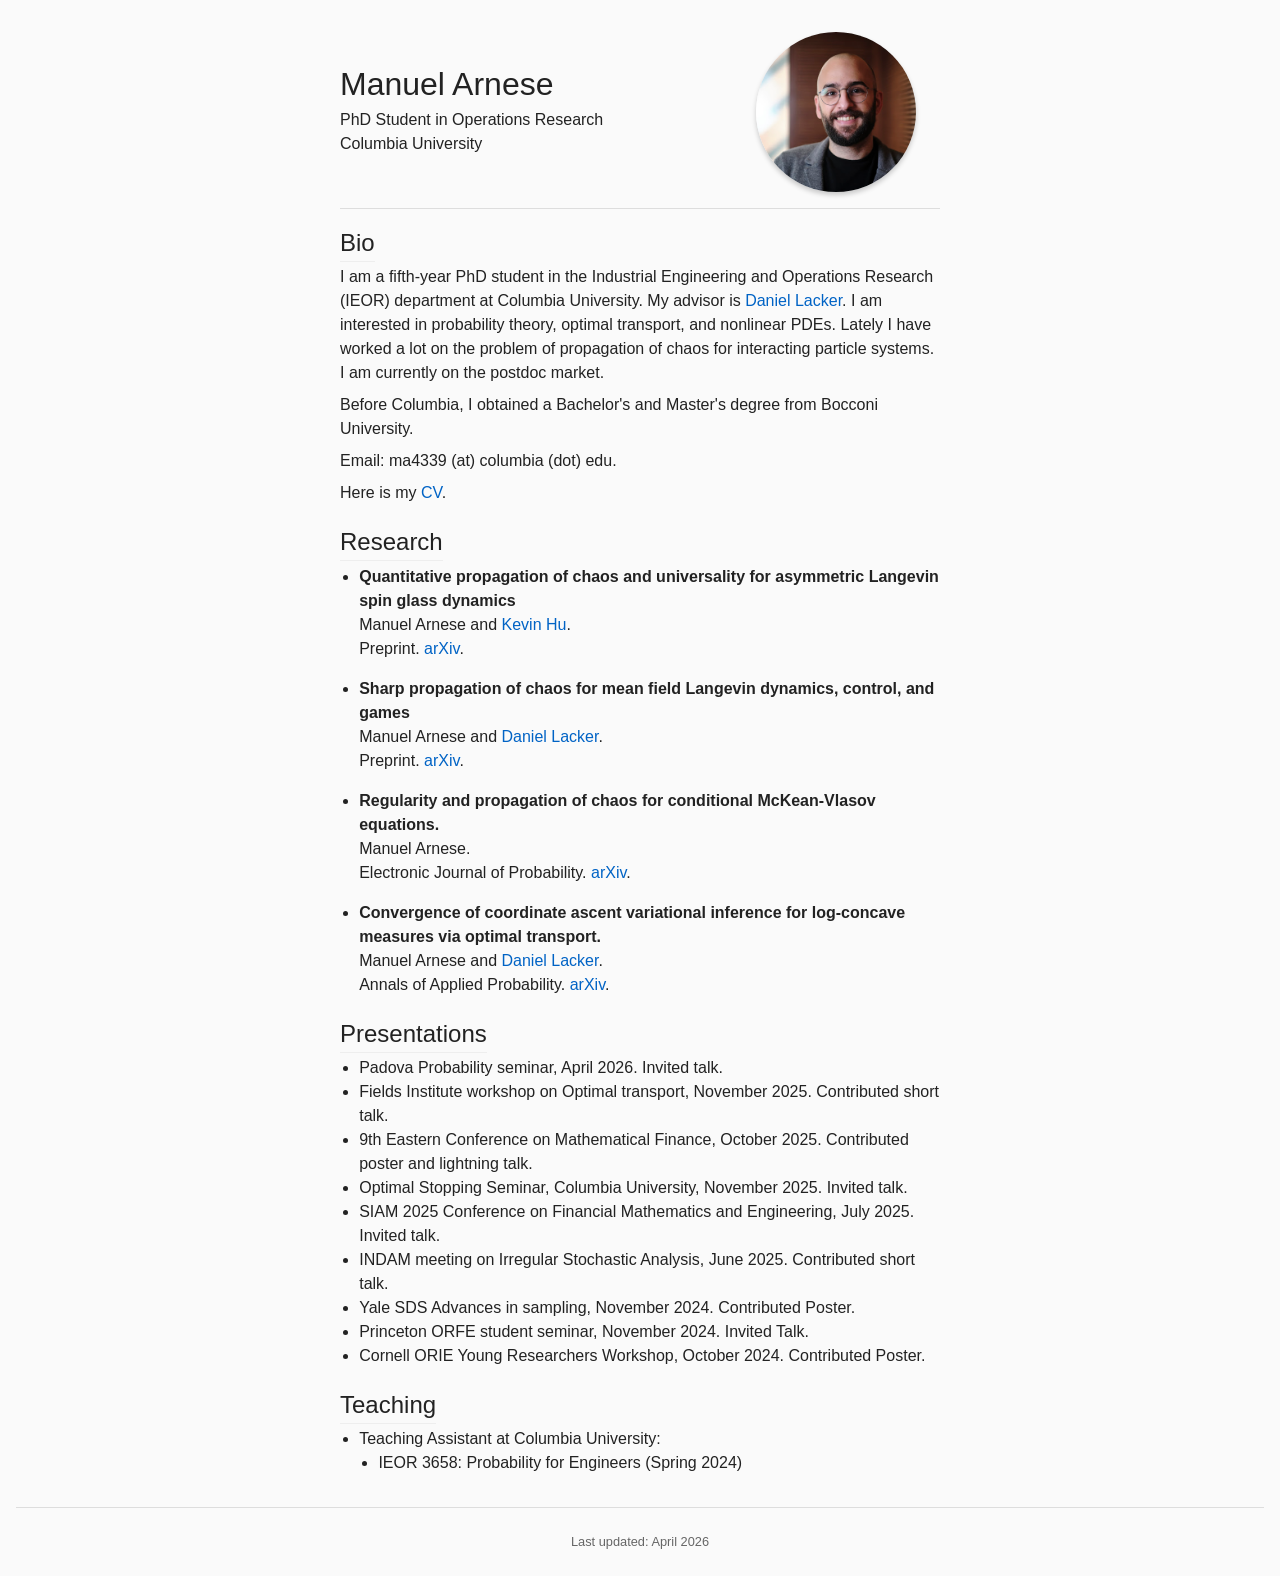
<file: index.html>
<!DOCTYPE html>
<html lang="en">
<head>
  <meta charset="utf-8">
  <title>Manuel Arnese</title>
  <meta name="viewport" content="width=device-width, initial-scale=1">
  <link rel="stylesheet" href="style.css">
  <link rel="icon" href="data:,">
</head>

<body>
  <header>
    <div class="intro">
      <h1>Manuel Arnese</h1>
      <p class="desc">
        PhD Student in Operations Research
        <br>
        Columbia University
      </p>
    </div>
    <img class="avatar" src="Photos/pic.jpg" alt="Portrait of Manuel Arnese">
  </header>

  <main>
    <section id="bio">
      <h2>Bio</h2>
      <p>
        I am a fifth-year PhD student in the Industrial Engineering and Operations Research (IEOR) department at
        Columbia University. My advisor is <a href="https://www.columbia.edu/~dl3133/">Daniel Lacker</a>. I am interested in probability theory, optimal transport, and nonlinear PDEs. Lately I have worked a lot on the problem of propagation of chaos for interacting particle systems. I am currently on the postdoc market.
      </p>
      <p>
        Before Columbia, I obtained a Bachelor's and Master's degree from Bocconi University.
      </p>
      <p>
        Email: ma4339 (at) columbia (dot) edu.
      </p>
      <p>
        Here is my <a href="cv.pdf">CV</a>.
      </p>
    </section>

    <section id="pubs">
      <h2>Research</h2>
      <ul class="pub-list">
        <li>
          <span class="pub-title">Quantitative propagation of chaos and universality for asymmetric Langevin spin glass dynamics</span><br>
          <span class="pub-authors">Manuel Arnese and <a href="https://kevin-hu-math.github.io/">Kevin Hu</a>.</span><br>
          <span class="pub-venue">Preprint.</span>
          <a href="https://arxiv.org/abs/2604.05234">arXiv</a>.
        </li>

        <li>
          <span class="pub-title">Sharp propagation of chaos for mean field Langevin dynamics, control, and games</span><br>
          <span class="pub-authors">Manuel Arnese and <a href="https://www.columbia.edu/~dl3133/">Daniel Lacker</a>.</span><br>
          <span class="pub-venue">Preprint.</span>
          <a href="https://arxiv.org/abs/2603.10988">arXiv</a>.
        </li>

        <li>
          <span class="pub-title">Regularity and propagation of chaos for conditional McKean-Vlasov equations.</span><br>
          <span class="pub-authors">Manuel Arnese.</span><br>
          <span class="pub-venue">Electronic Journal of Probability.</span>
          <a href="https://arxiv.org/abs/2507.22222">arXiv</a>.
        </li>

        <li>
          <span class="pub-title">Convergence of coordinate ascent variational inference for log-concave measures via optimal transport.</span><br>
          <span class="pub-authors">Manuel Arnese and <a href="https://www.columbia.edu/~dl3133/">Daniel Lacker</a>.</span><br>
          <span class="pub-venue">Annals of Applied Probability.</span>
          <a href="https://arxiv.org/abs/2404.08792">arXiv</a>.
        </li>
      </ul>
    </section>

    <section id="presentations">
      <h2>Presentations</h2>
      <ul>
        <li>Padova Probability seminar, April 2026. Invited talk.</li>
        <li>Fields Institute workshop on Optimal transport, November 2025. Contributed short talk.</li>
        <li>9th Eastern Conference on Mathematical Finance, October 2025. Contributed poster and lightning talk.</li>
        <li>Optimal Stopping Seminar, Columbia University, November 2025. Invited talk.</li>
        <li>SIAM 2025 Conference on Financial Mathematics and Engineering, July 2025. Invited talk.</li>
        <li>INDAM meeting on Irregular Stochastic Analysis, June 2025. Contributed short talk.</li>
        <li>Yale SDS Advances in sampling, November 2024. Contributed Poster.</li>
        <li>Princeton ORFE student seminar, November 2024. Invited Talk.</li>
        <li>Cornell ORIE Young Researchers Workshop, October 2024. Contributed Poster.</li>
      </ul>
    </section>

    <section id="teaching">
      <h2>Teaching</h2>
      <ul>
        <li>
          Teaching Assistant at Columbia University:
          <ul>
            <li>IEOR 3658: Probability for Engineers (Spring 2024)</li>
          </ul>
        </li>
      </ul>
    </section>
  </main>

  <footer>
    Last updated: April 2026
  </footer>
</body>
</html>
</file>
<file: style.css>
/* Basic reset */
* {
    margin: 0;
    padding: 0;
    box-sizing: border-box;
    font-family: 'Merriweather',-apple-system, BlinkMacSystemFont, "Segoe UI", Roboto, Helvetica, Arial, sans-serif;
}

body {
    line-height: 1.5;
    color: #222;
    background: #fafafa;
    padding: 0 1rem;
}

p{
  margin:0 0 0.5em;   /* top right bottom left */
}

a {
    color: #0063c5;
    text-decoration: none;
}

a:hover {
    text-decoration: underline;
}

h1,
h2 {
    font-weight: 500;
}

h2 {
    margin-top: 0rem;
    margin-bottom: 0.2rem;
    border-bottom: 1px solid #eee;
    display: inline-block;
    padding-bottom: 0rem;
}

ul {
    list-style-type: disc;
    margin-left: 1.2rem;
}

header{
  /* give the header the same fixed width as <main> */
  max-width:600px;        /* ← same number used by <main> */
  margin:0 auto 1rem;     /* center the whole header block */

  display:flex;
  flex-wrap:wrap;
  align-items:center;

  /* push the text block hard left and the photo hard right */
  justify-content:space-between;

  /* left-align the text inside the <div class="intro"> */
  text-align:left;

  padding:2rem 0 1rem 0;
  border-bottom:1px solid #ddd;
}

.avatar{
  width:160px;
  height:160px;
  border-radius:50%;
  object-fit:cover;
  margin-left:1.5rem;   /* gap between the two columns */
  margin-right:1.5rem;
  box-shadow:0 3px 5px rgba(0,0,0,.2);
}

.pub-list li {
    margin-bottom: 1rem;
}

.pub-title {
    font-weight: bold;
}

main {
    max-width: 600px;
    margin: 0 auto;
}

section {
    margin-bottom: 1.2rem;
}

footer {
    text-align: center;
    font-size: .8rem;
    color: #666;
    padding: 1.5rem 0;
    border-top: 1px solid #ddd;
    margin-top: 2rem;
}

/* Responsive tweaks */
@media (max-width:600px){
  header{
    flex-direction:column-reverse; /* stack text above photo on small screens */
    align-items:center;
    text-align:center;
  }
  .avatar{margin:1rem 0 0 0;} /* tidy margin when stacked */
}
</file>
